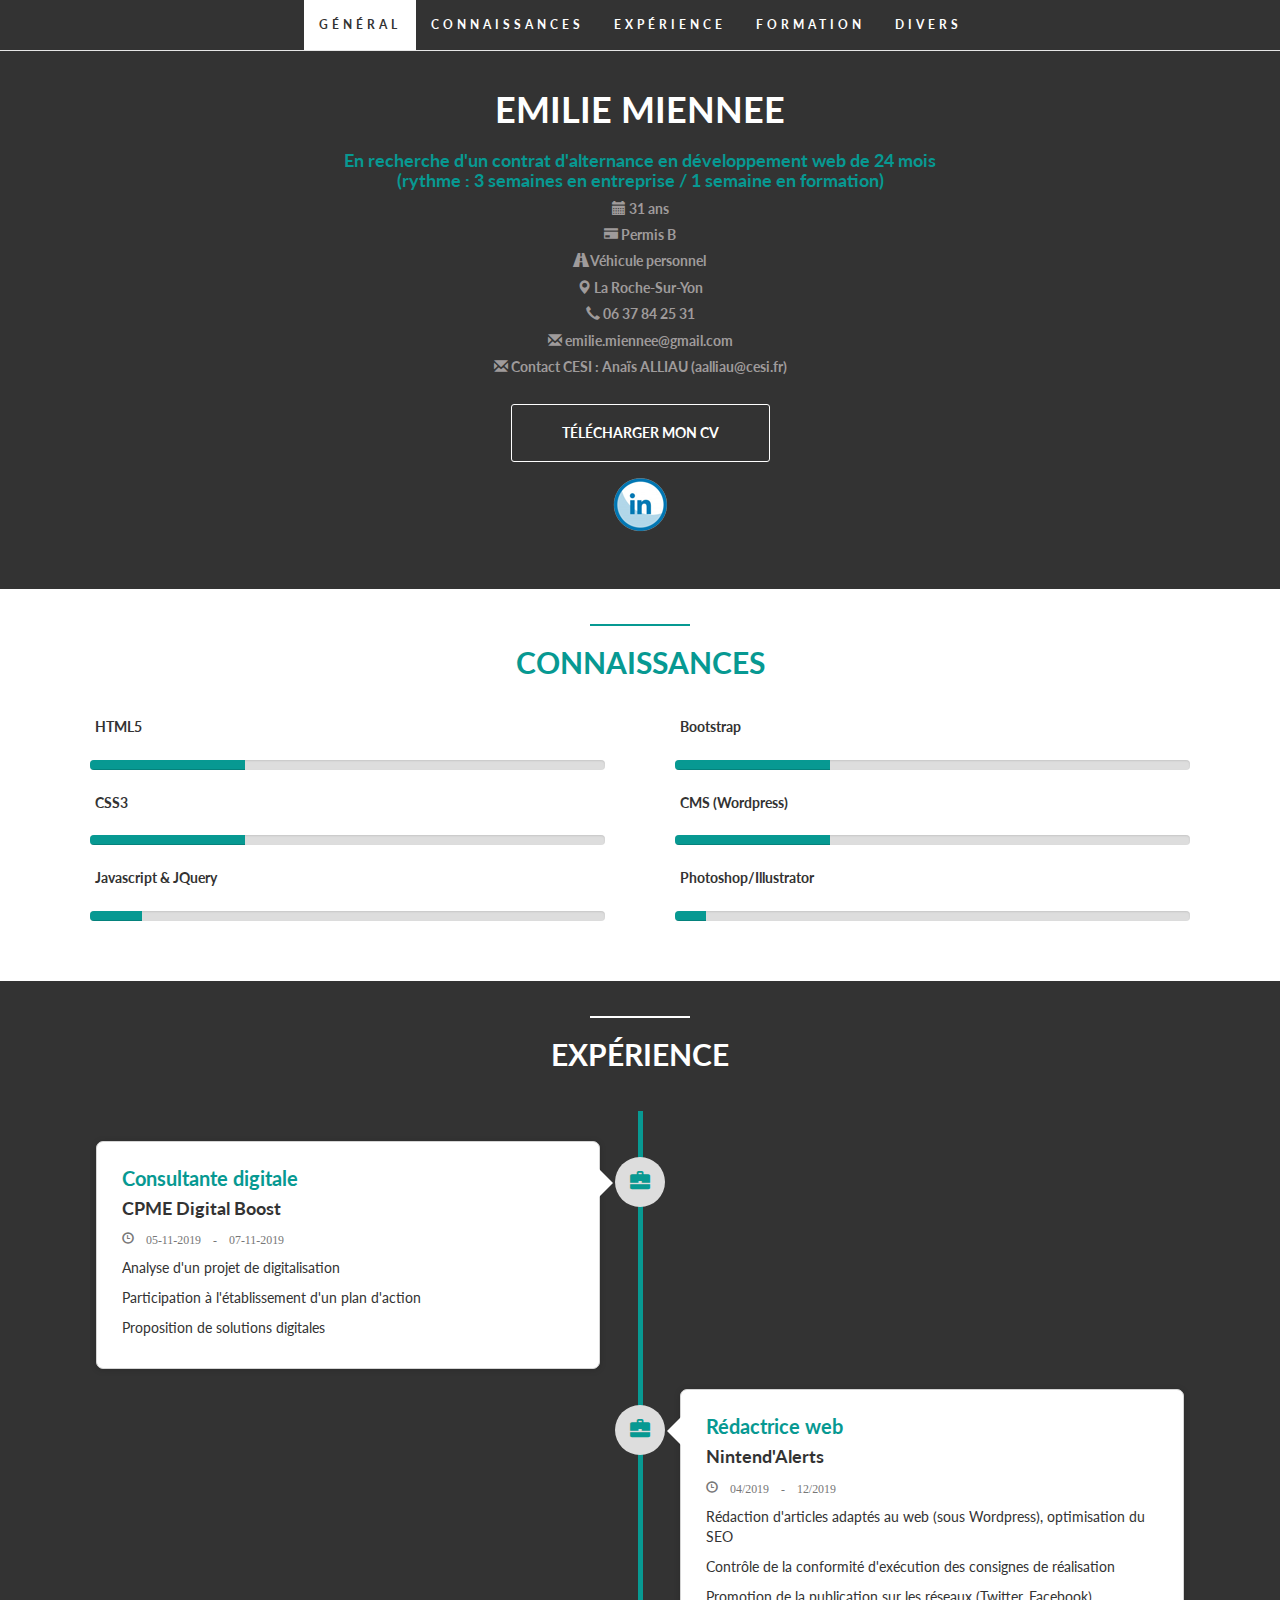
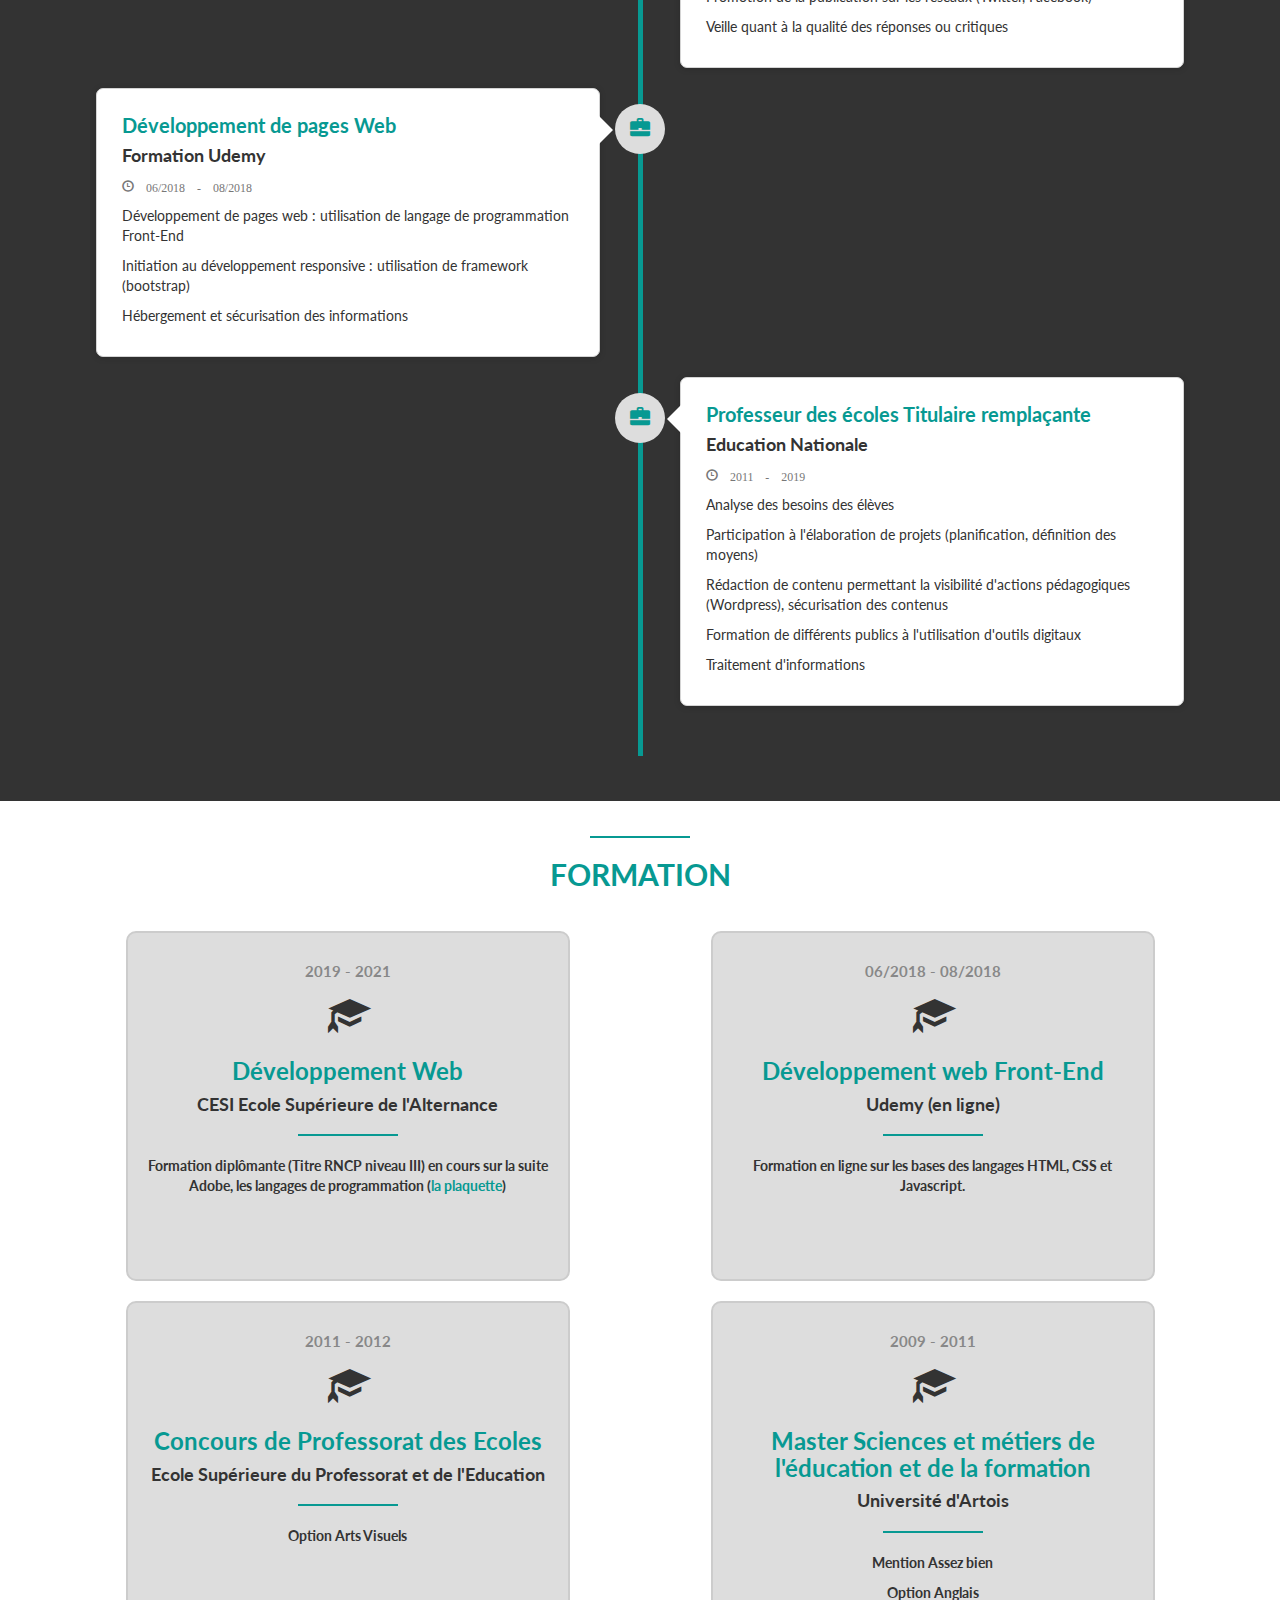
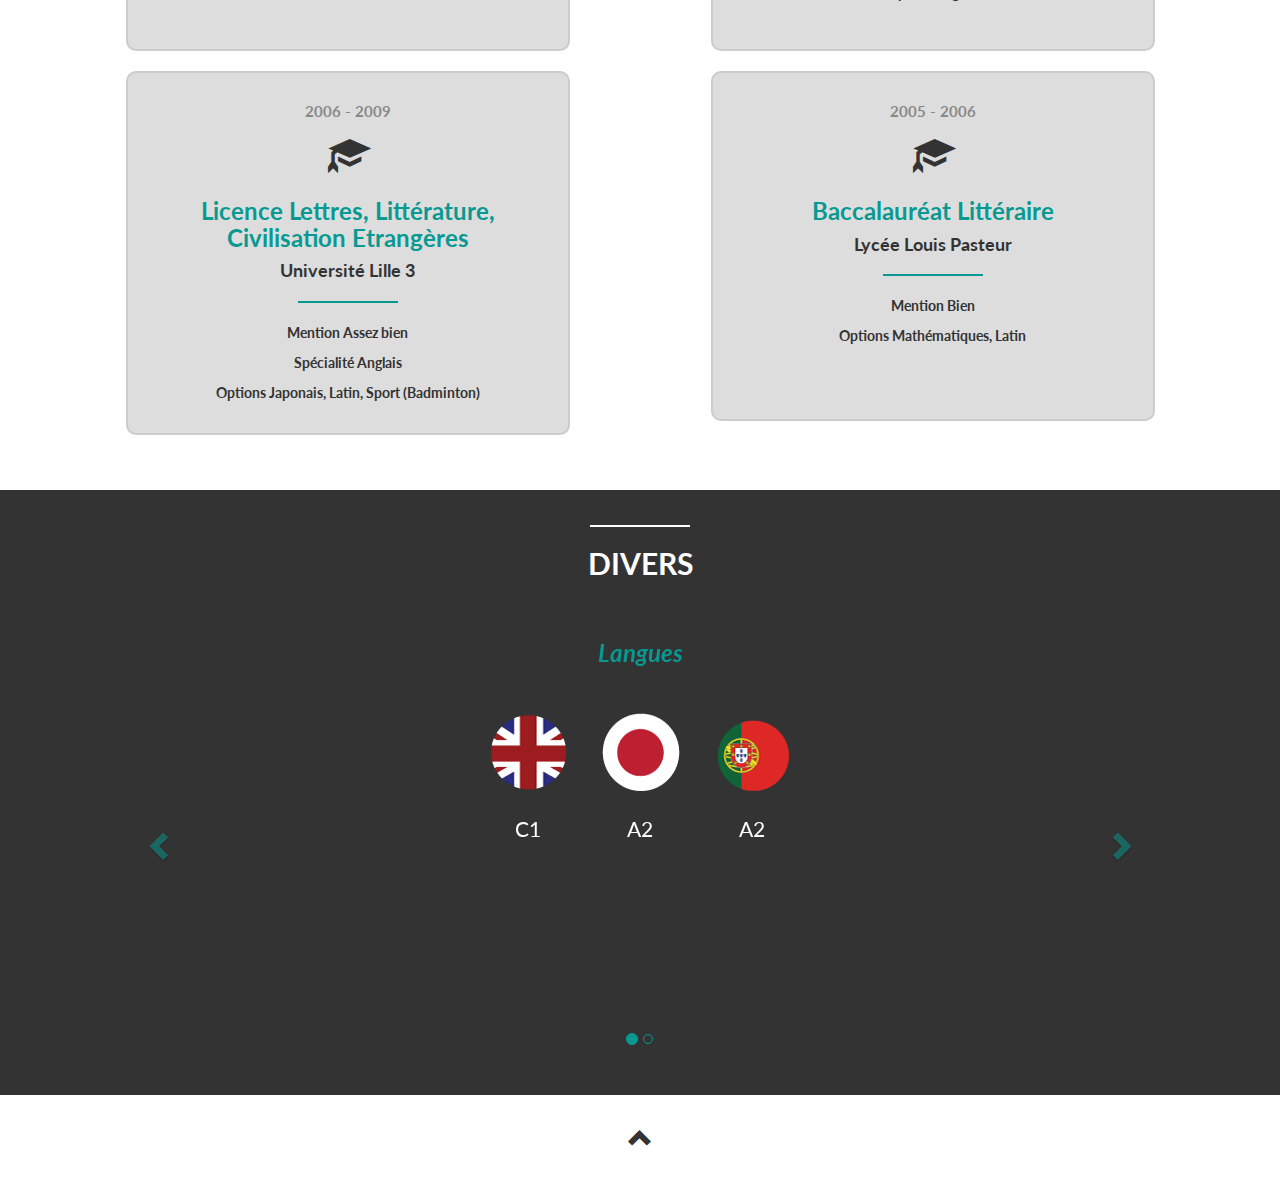
<file: CV/index.html>
<!DOCTYPE html>

<html>
    <head>
        <title>CV Emilie MIENNEE</title>
        <meta charset="utf-8">
        <meta name="viewport" content="width=device-width, initial-scale=1">
        <link rel="stylesheet" href="https://maxcdn.bootstrapcdn.com/bootstrap/3.3.7/css/bootstrap.min.css">
        <script src="https://ajax.googleapis.com/ajax/libs/jquery/3.4.1/jquery.min.js"></script>
        <script src="https://maxcdn.bootstrapcdn.com/bootstrap/3.3.7/js/bootstrap.min.js"></script>
        <link href="https://fonts.googleapis.com/css?family=Lato&display=swap" rel="stylesheet">
        <link rel="stylesheet" href="css/styles.css">
        <script src="js/script.js"></script>
    </head>
    
    <body data-spy="scroll" data-target=".navbar" data-offset="60">
        
        <nav class="navbar navbar-default navbar-fixed-top">
            <div class="container">
                <div class="navbar-header">
                    <button type="button" class="navbar-toggle" data-toggle="collapse" data-target="#myNavbar">
                        <span class="icon-bar"></span>
                        <span class="icon-bar"></span>
                        <span class="icon-bar"></span>
                    </button>
                </div>
                <div class="collapse navbar-collapse" id="myNavbar">
                    <ul class="nav navbar-nav">
                        <li><a href="#about">Général</a></li>
                        <li><a id="skills-link" href="#skills">Connaissances</a></li>
                        <li><a href="#experience">Expérience</a></li>
                        <li><a href="#education">Formation</a></li>
                        <li><a href="#misc">Divers</a></li>
                        <!--<li><a href="#contact">Contact</a></li>!-->
                    </ul>
                </div>
            </div>
        </nav>
        
        <section id="about" class="container-fluid">
           <div class="heading">
               <h1>Emilie MIENNEE</h1>
               <h3>En recherche d'un contrat d'alternance en développement web de 24 mois <br> (rythme : 3 semaines en entreprise / 1 semaine en formation)</h3>
               <h5><span class="glyphicon glyphicon-calendar"></span> 31 ans</h5>
               <h5><span class="glyphicon glyphicon-credit-card"></span> Permis B</h5>
               <h5><span class="glyphicon glyphicon-road"></span> Véhicule personnel</h5>
               <h5><span class="glyphicon glyphicon-map-marker"></span> La Roche-Sur-Yon</h5>
               <h5><span class="glyphicon glyphicon-earphone"></span> 06 37 84 25 31</h5>
               <h5><span class="glyphicon glyphicon-envelope"></span> emilie.miennee@gmail.com</h5>
               <h5><span class="glyphicon glyphicon-envelope"></span> Contact CESI : Anaïs ALLIAU (aalliau@cesi.fr)</h5>
               <a href="docs/CVemiennee.pdf" class="button1" target="_blank"> Télécharger mon CV</a>
               <h5><a href="https://www.linkedin.com/in/emilie-miennee-53b955192" target="_blank"><img src="images/reseaux.png" alt="logo LinkedIn"></a></h5>
            </div>
        </section>
        
        <section id="skills">
            <div class="red-divider"></div>
            <div class="heading">
                <h2>Connaissances</h2>
            </div>
            <div class="container">
                <div class="row">
                    <div class="col-md-6">
                        <h5>HTML5</h5>
                        <div class="progress" style="height: 10px">
                            <div class="progress-bar" role="progressbar" aria-valuenow="40" aria-valuemin="0" aria-valuemax="100" style="width: 40%">
                                <br>
                            </div>
                        </div>
                        <h5>CSS3</h5>
                        <div class="progress" style="height: 10px">
                            <div class="progress-bar" role="progressbar" aria-valuenow="37" aria-valuemin="0" aria-valuemax="100" style="width: 37%">
                                <br>
                            </div>
                        </div>
                        <h5>Javascript & JQuery</h5>
                        <div class="progress" style="height: 10px">
                            <div class="progress-bar" role="progressbar" aria-valuenow="10" aria-valuemin="0" aria-valuemax="100" style="width: 10%">
                                <br>
                            </div>
                        </div>
                    </div>
                    <div class="col-md-6">
                        <h5>Bootstrap</h5>
                        <div class="progress" style="height: 10px">
                            <div class="progress-bar" role="progressbar" aria-valuenow="48" aria-valuemin="0" aria-valuemax="100" style="width: 48%">
                                <br>
                            </div>
                        </div>
                        <h5>CMS (Wordpress)</h5>
                        <div class="progress" style="height: 10px">
                            <div class="progress-bar" role="progressbar" aria-valuenow="49" aria-valuemin="0" aria-valuemax="100" style="width: 49%">
                                <br>
                            </div>
                        </div>
                        <h5>Photoshop/Illustrator</h5>
                        <div class="progress" style="height: 10px">
                            <div class="progress-bar" role="progressbar" aria-valuenow="6" aria-valuemin="0" aria-valuemax="100" style="width: 20%">
                                <br>
                            </div>
                        </div>
                    </div>
                </div>
            </div>
        </section>
        
        <section id="experience">
            <div class="container">
                <div class="white-divider"></div>
                <div class="heading">
                    <h2>Expérience</h2>
                </div>
                <ul class="timeline">
                    <li>
                        <div class="timeline-badge"><span class="glyphicon glyphicon-briefcase"></span></div>
                        <div class="timeline-panel-container">
                            <div class="timeline-panel">
                                <div class="timeline-heading">
                                    <h3>Consultante digitale</h3>
                                    <h4>CPME Digital Boost</h4>
                                    <p class="text-muted"><small class="glyphicon glyphicon-time"> 05-11-2019 - 07-11-2019</small></p>
                                </div>
                                <div class="timeline-body">
                                    <p>Analyse d'un projet de digitalisation</p>
                                    <p>Participation à l'établissement d'un plan d'action</p>
                                    <p>Proposition de solutions digitales</p>
                                </div>
                            </div>
                        </div>
                    </li>
                    <li>
                        <div class="timeline-badge"><span class="glyphicon glyphicon-briefcase"></span></div>
                        <div class="timeline-panel-container-inverted">
                            <div class="timeline-panel">
                                <div class="timeline-heading">
                                    <h3>Rédactrice web</h3>
                                    <h4>Nintend'Alerts</h4>
                                    <p class="text-muted"><small class="glyphicon glyphicon-time"> 04/2019 - 12/2019</small></p>
                                </div>
                                <div class="timeline-body">
                                    <p>Rédaction d'articles adaptés au web (sous Wordpress), optimisation du SEO</p>
                                    <p>Contrôle de la conformité d'exécution des consignes de réalisation</p>
                                    <p>Promotion de la publication sur les réseaux (Twitter, Facebook)</p>
                                    <p>Veille quant à la qualité des réponses ou critiques</p>
                                </div>
                            </div>
                        </div>
                    </li>
                    <li>
                        <div class="timeline-badge"><span class="glyphicon glyphicon-briefcase"></span></div>
                        <div class="timeline-panel-container">
                            <div class="timeline-panel">
                                <div class="timeline-heading">
                                    <h3>Développement de pages Web</h3>
                                    <h4>Formation Udemy</h4>
                                    <p class="text-muted"><small class="glyphicon glyphicon-time"> 06/2018 - 08/2018</small></p>
                                </div>
                                <div class="timeline-body">
                                    <p>Développement de pages web : utilisation de langage de programmation Front-End</p>
                                    <p>Initiation au développement responsive : utilisation de framework (bootstrap)</p>
                                    <p>Hébergement et sécurisation des informations</p>
                                </div>
                            </div>
                        </div>
                    </li>
                    <li>
                        <div class="timeline-badge"><span class="glyphicon glyphicon-briefcase"></span></div>
                        <div class="timeline-panel-container-inverted">
                            <div class="timeline-panel">
                                <div class="timeline-heading">
                                    <h3>Professeur des écoles Titulaire remplaçante</h3>
                                    <h4>Education Nationale</h4>
                                    <p class="text-muted"><small class="glyphicon glyphicon-time"> 2011 - 2019</small></p>
                                </div>
                                <div class="timeline-body">
                                    <p>Analyse des besoins des élèves</p>
                                    <p>Participation à l'élaboration de projets (planification, définition des moyens)</p>
                                    <p>Rédaction de contenu permettant la visibilité d'actions pédagogiques (Wordpress), sécurisation des contenus</p>
                                    <p>Formation de différents publics à l'utilisation d'outils digitaux</p>
                                    <p>Traitement d'informations</p>
                                </div>
                            </div>
                        </div>
                    </li>
                </ul>
            </div>
        </section>
        
        <section id="education">
            <div class="container">
                <div class="red-divider"></div>
                <div class="heading">
                    <h2>Formation</h2>
                </div>
                <div class="row">
                    <div class="col-sm-6">
                        <div class="education-block">
                            <h5>2019 - 2021</h5>
                            <span class="glyphicon glyphicon-education"></span>
                            <h3>Développement Web</h3>
                            <h4>CESI Ecole Supérieure de l'Alternance</h4>
                            <div class="red-divider"></div>
                            <p>Formation diplômante (Titre RNCP niveau III) en cours sur la suite Adobe, les langages de programmation (<a href="https://catalogue.cesi.fr/developpeur-web-2169015-2020/" target="_blank">la plaquette</a>)</p>
                        </div>
                    </div>
                    <div class="col-sm-6">
                        <div class="education-block">
                            <h5>06/2018 - 08/2018</h5>
                            <span class="glyphicon glyphicon-education"></span>
                            <h3>Développement web Front-End</h3>
                            <h4>Udemy (en ligne)</h4>
                            <div class="red-divider"></div>
                            <p>Formation en ligne sur les bases des langages HTML, CSS et Javascript.</p>
                        </div>
                    </div>
                </div>
                <div class="row">
                    <div class="col-sm-6">
                        <div class="education-block">
                            <h5>2011 - 2012</h5>
                            <span class="glyphicon glyphicon-education"></span>
                            <h3>Concours de Professorat des Ecoles</h3>
                            <h4>Ecole Supérieure du Professorat et de l'Education</h4>
                            <div class="red-divider"></div>
                            <p>Option Arts Visuels</p>
                        </div>
                    </div>
                    <div class="col-sm-6">
                        <div class="education-block">
                            <h5>2009 - 2011</h5>
                            <span class="glyphicon glyphicon-education"></span>
                            <h3>Master Sciences et métiers de l'éducation et de la formation</h3>
                            <h4>Université d'Artois</h4>
                            <div class="red-divider"></div>
                            <p>Mention Assez bien</p>
                            <p>Option Anglais</p>
                        </div>
                    </div>
                </div>
                <div class="row">
                    <div class="col-sm-6">
                        <div class="education-block">
                            <h5>2006 - 2009</h5>
                            <span class="glyphicon glyphicon-education"></span>
                            <h3>Licence Lettres, Littérature, Civilisation Etrangères</h3>
                            <h4>Université Lille 3</h4>
                            <div class="red-divider"></div>
                            <p>Mention Assez bien</p>
                            <p>Spécialité Anglais</p>
                            <p>Options Japonais, Latin, Sport (Badminton)</p>
                        </div>
                    </div>
                    <div class="col-sm-6">
                        <div class="education-block">
                            <h5>2005 - 2006</h5>
                            <span class="glyphicon glyphicon-education"></span>
                            <h3>Baccalauréat Littéraire</h3>
                            <h4>Lycée Louis Pasteur</h4>
                            <div class="red-divider"></div>
                            <p>Mention Bien</p>
                            <p>Options Mathématiques, Latin</p>
                        </div>
                    </div>
                </div>
            </div>
        </section>
        
        <section id="misc">
            <div class="container">
                <div class="white-divider"></div>
                <div class="heading">
                    <h2>Divers</h2>
                </div>
                <div id="myCarousel" class="carousel slide text-center" data-ride="carousel">
                    <ol class="carousel-indicators">
                        <li data-target="myCarousel" data-slide-to="0" class="active"></li>
                        <li data-target="myCarousel" data-slide-to="1"></li>
                    </ol>
                    <div class="carousel-inner">
                        <div class="item active">
                            <h3>Langues</h3>
                            <div>
                                <div class="languages">
                                    <img src="images/anglais.png" alt="logo anglais">
                                    <p>C1</p>
                                </div>
                                <div class="languages">
                                    <img src="images/jap.png" alt="logo japonais">
                                    <p>A2</p>
                                </div>
                                <div class="languages">
                                    <img src="images/portugais.png" alt="logo portugais">
                                    <p>A2</p>
                                </div>
                            </div>
                        </div>
                        <div class="item">
                            <h3>Centres d'intérêt</h3>
                            <div><img src="images/loisirs.png" alt="picto loisirs"></div>
                        </div>
                    </div>
                    <a class="left carousel-control" href="#myCarousel" data-slide="prev">
                        <span class="glyphicon glyphicon-chevron-left"></span>
                    </a>
                    <a class="right carousel-control" href="#myCarousel" data-slide="next">
                        <span class="glyphicon glyphicon-chevron-right"></span>
                    </a>
                </div>
            </div>
        </section>
        
        <footer class="text-center">
            <a href="#about">
                <span class="glyphicon glyphicon-chevron-up"></span>
            </a>
        </footer>
        
    </body>

</html>
</file>
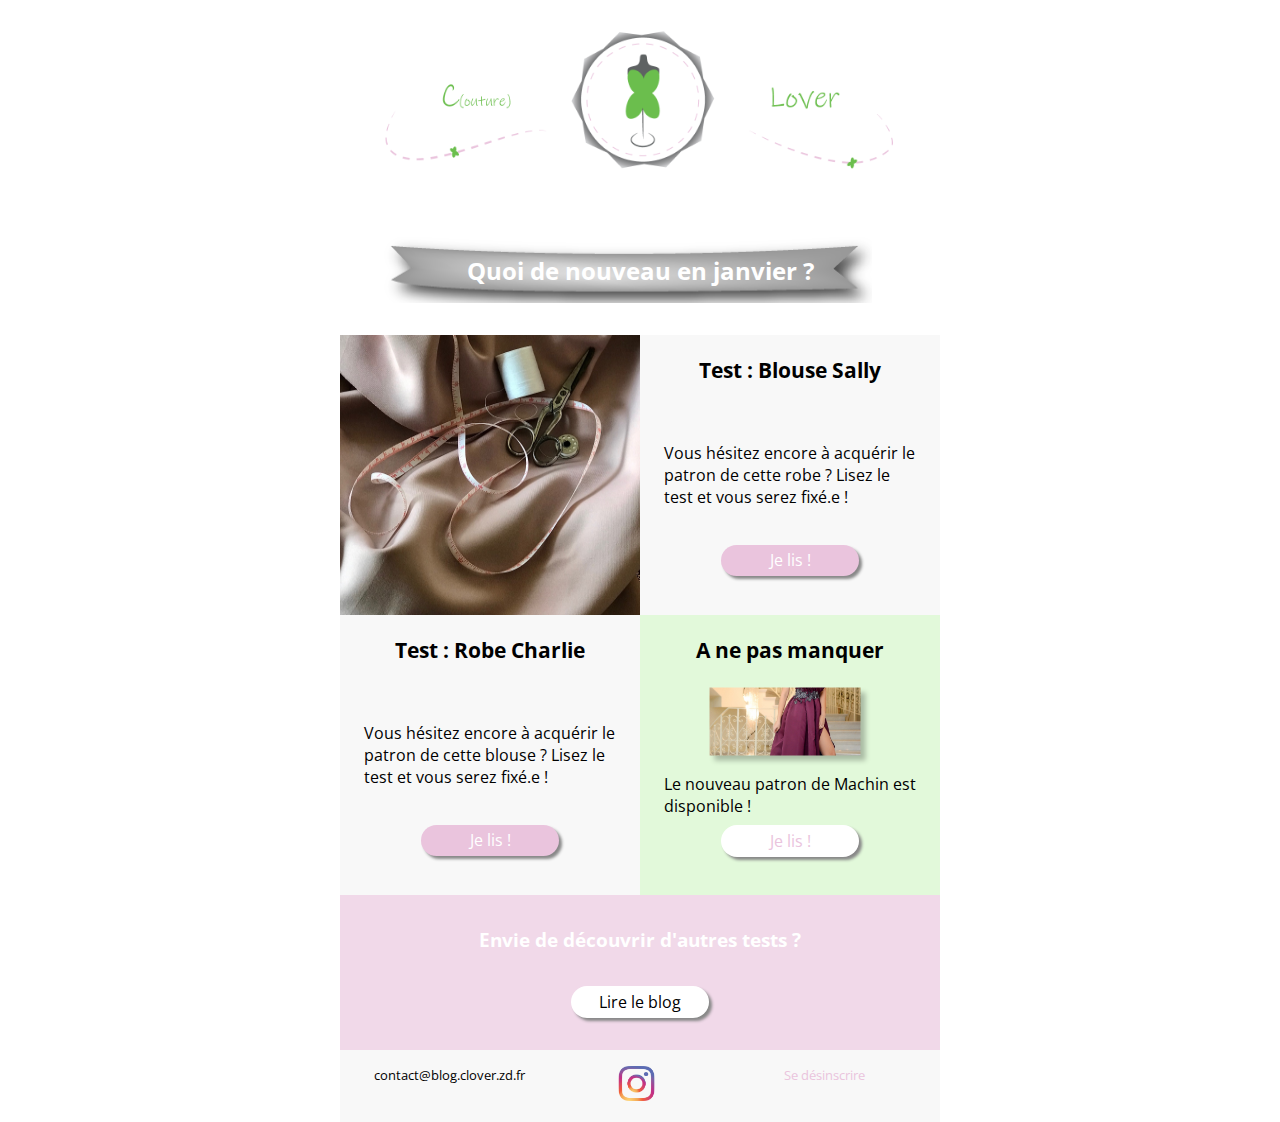
<file: clover/newsletter/index.html>
<!doctype html>

<html>
    <head>
        <title>Newsletter Clover</title>
        <meta charset="utf-8">
        <link href="styles.css" rel="stylesheet">
        <link href="https://fonts.googleapis.com/css?family=Open+Sans&display=swap" rel="stylesheet">
        <script src="https://ajax.googleapis.com/ajax/libs/jquery/3.4.1/jquery.min.js"></script>
    </head>
    <body>
        <header id="logo"><!--logo-->
            <div>
                <a href="#" target="_blank"><img id="logo-clover" src="images/logo-clover.png" alt="logo du blog clover"/></a>
            </div>
        </header>
        <main>
            <div id="background-bow">
                <h1>Quoi de nouveau en janvier ?</h1><!--titre principal-->
            </div>
            <section class="table"><!--tableau-->    
                <div class="row" id="row1">
                    <div class="photo-patron">
                        <img src="images/couture.png" alt=""/>
                    </div>
                    <div class="test">
                        <article>
                            <h2>Test : Robe Charlie</h2>
                            <p>Vous hésitez encore à acquérir le patron de cette blouse ? Lisez le test et vous serez fixé.e !</p>
                            <div class="btn"><a href="#" target="_blank">Je lis !</a></div>
                        </article>
                    </div>
                </div>
                <div class="row">
                    <div class="test">
                        <article>
                            <h2>Test : Blouse Sally</h2>
                            <p>Vous hésitez encore à acquérir le patron de cette robe ? Lisez le test et vous serez fixé.e !</p>
                            <div class="btn"><a href="#" target="_blank">Je lis !</a></div>
                        </article>
                    </div>
                    <div class="news">
                        <article>
                            <h2>A ne pas manquer</h2>
                            <div class="photo-news">
                                <img src="images/photo-news.png" alt=""/>
                            </div>
                            <p>Le nouveau patron de Machin est disponible !</p>
                            <div class="btn"><a href="#" target="_blank">Je lis !</a></div>
                        </article>
                    </div>
                </div>
            </section>
            <section class="more"><!--En savoir plus-->
                <h3>Envie de découvrir d'autres tests ?</h3>
                <div class="btn"><a href="#" target="_blank">Lire le blog</a></div>
            </section>
        </main>
        <footer><!--mentions-->
            <div class="contact">
                    <ul>
                        <li><p>contact@blog.clover.zd.fr</p></li>
                        <li><a href="#"><img class="social-network" src="images/logo-insta.png" alt="logo instagram"/></a></li>
                        <li><a href="#"><p>Se désinscrire</p></a></li>
                    </ul>
            </div>
        </footer>
    </body>
</html>
</file>
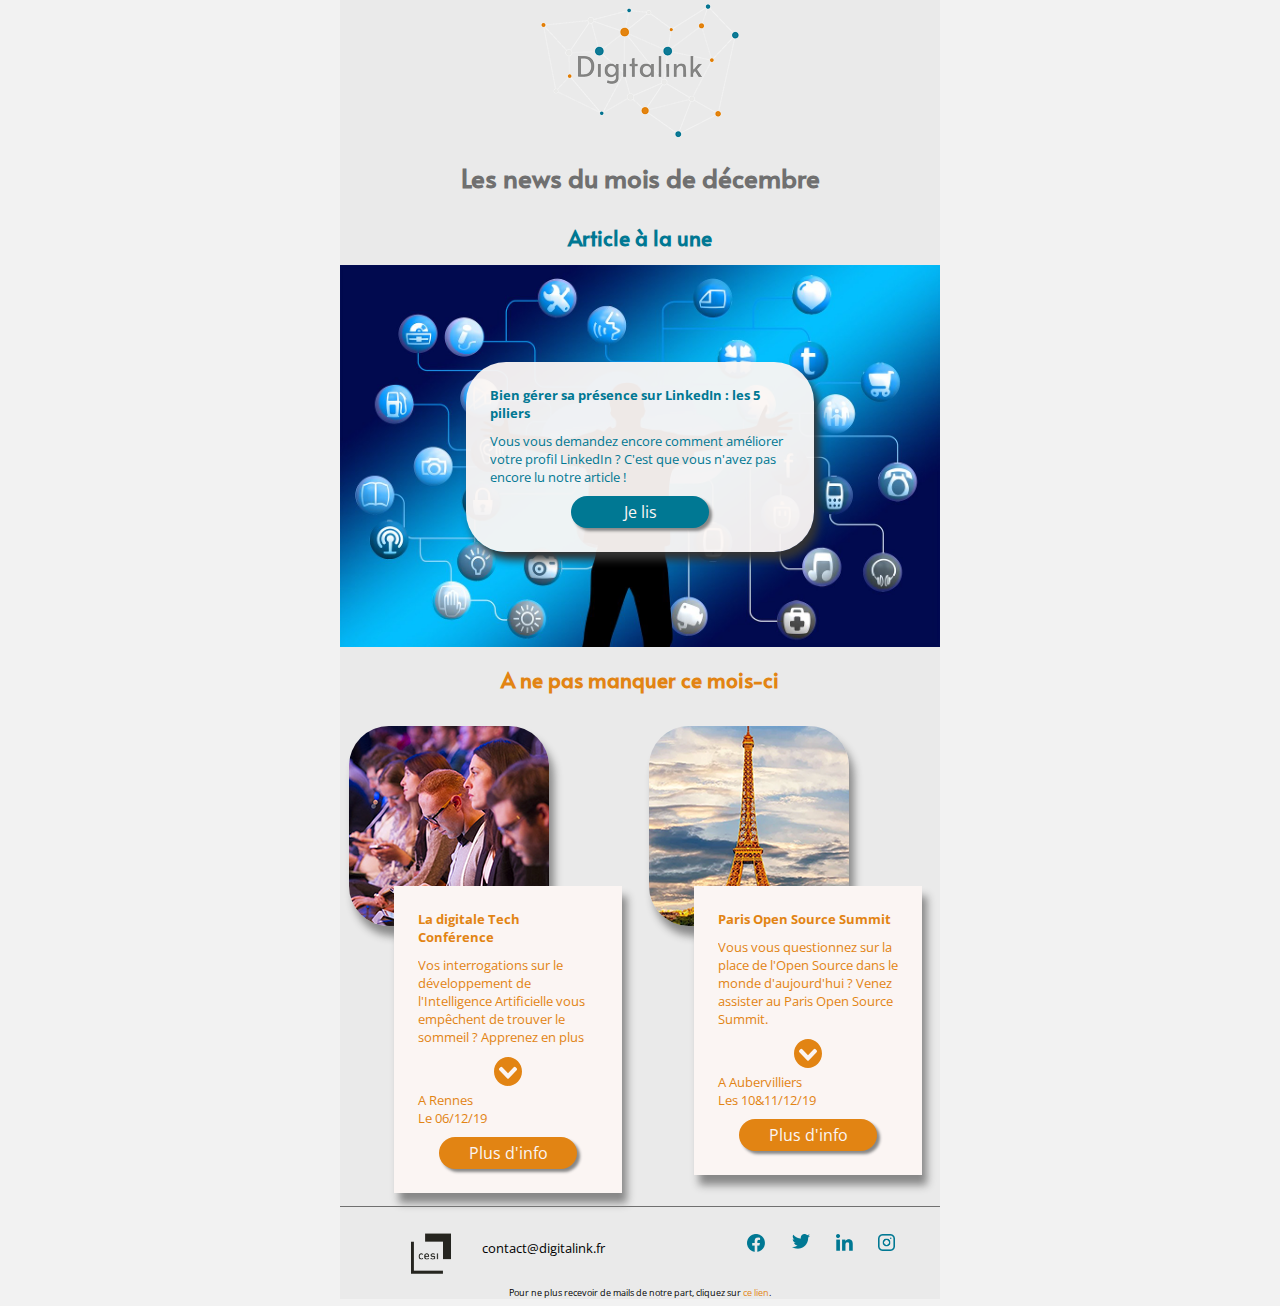
<file: digitalink/newsletter/index.html>
<!doctype html>

<html>
    <head>
        <title>Newsletter Digitalink</title>
        <meta charset="utf-8">
        <link href="styles.css" rel="stylesheet">
        <link href="https://fonts.googleapis.com/css?family=Alata&display=swap" rel="stylesheet">
        <link href="https://fonts.googleapis.com/css?family=Open+Sans&display=swap" rel="stylesheet">
        <script src="https://ajax.googleapis.com/ajax/libs/jquery/3.4.1/jquery.min.js"></script>
    </head>
    <body>
        <header id="logo"><!--logo-->
            <div>
                <a href="http://digitalink.blog/" target="_blank"><img src="images/logo-digitalink-def.png" alt="logo du blog digitalink"/></a>
            </div>
        </header>
        <main>
            <h1>Les news du mois de décembre</h1><!--titre principal-->
            <h2 id="blue">Article à la une</h2><!--sous-titre1-->
            <div class="row">
                <div class="photo-main-article">
                    <img src="images/article-linkedin.jpg" alt="un homme entouré des logos des réseaux sociaux"/>
                <div id="une">
                    <article>
                        <h3>Bien gérer sa présence sur LinkedIn : les 5 piliers</h3>
                        <p>Vous vous demandez encore comment améliorer votre profil LinkedIn ? C'est que vous n'avez pas encore lu notre article !</p>
                        <div class="button"><a href="http://digitalink.blog/bien-gerer-sa-presence-sur-linkedin-les-5-piliers/" target="_blank">Je lis</a></div>
                    </article>
                </div>
                </div>
            </div>
            <h2>A ne pas manquer ce mois-ci</h2><!--sous-titre2-->
            <section id="section-events"><!--events-->
                <div class="row" id="row1">
                    <div class="photo" id="event-1">
                        <img src="images/conf.png" alt="plusieurs personnes prenant des notes en conférence"/>
                    </div>
                    <div class="article-content" id="text-1">
                        <article>
                            <h3>La digitale Tech Conférence</h3>
                            <p class="details">Vos interrogations sur le développement de l'Intelligence Artificielle vous empêchent de trouver le sommeil ? Apprenez en plus sur le sujet en assistant à la Digitale Tech Conférence.</p>
                            <div class="dropdown">
                                <a data-dropdown href="#"><img src="images/chevron-down.svg"/ alt="chevron vers le bas"></a>
                            </div>
                            <p>A Rennes <br/>Le 06/12/19</p>
                            <div class="button"><a href="">Plus d'info</a></div>
                        </article>
                    </div>
                </div>
                <div class="row" id="row2">
                    <div class="photo" id="event-2">
                        <img src="images/paris.png" alt="la tour Eiffel"/>
                    </div>
                    <div class="article-content" id="text-2">
                        <article>
                            <h3>Paris Open Source Summit</h3>
                            <p class="details">Vous vous questionnez sur la place de l'Open Source dans le monde d'aujourd'hui ? Venez assister au Paris Open Source Summit.</p>
                            <div class="dropdown">
                                <a href="#"><img src="images/chevron-down.svg"/ alt="chevron vers le bas"></a>
                            </div>
                            <p>A Aubervilliers <br/>Les 10&11/12/19</p>
                            <div class="button"><a href="">Plus d'info</a></div>
                        </article>
                    </div>
                </div>
            </section>
        </main>
        <footer><!--mentions-->
            <div class="contacts">
                <div class="mail">
                    <ul>
                        <li><a href="https://www.cesi.fr/" target="_blank"><img src="images/logo-cesi.png" alt="logo du Cesi"/></a></li>
                        <li><p>contact@digitalink.fr</p></li>
                    </ul>
                </div>
                <div class="social-network">
                    <ul>
                        <li><a href="#"><img src="images/icon-instagram.png" alt="logo instagram bleu"/></a></li>
                        <li><a href="#"><img src="images/icon-linkedin.png" alt="logo LinkedIn bleu"/></a></li>
                        <li><a href="#"><img src="images/icon-twitter.png" alt="logo twitter bleu"/></a></li>
                        <li><a href="#"><img src="images/icon-facebook.png" alt="logo facebook bleu"/></a></li>
                    </ul>
                </div>
            </div>
            <div class="clear"></div>
            <div class="unsub">
                <p>Pour ne plus recevoir de mails de notre part, cliquez sur <a href="#">ce lien</a>.</p>
            </div>
        </footer>
    </body>
</html>

<script type="text/javascript">
    $(function() {
        $(".dropdown a").click(onClickDropdown)
    })
    
    function onClickDropdown(e) {
        e.preventDefault();
        console.log(e)
    var target = e.currentTarget;
    
    var div = $(target).parent()
    var article = $(div).parent()
    var p = $(article).find(".details")
        console.log($(p))
    if( $(p).hasClass("deploy")){
        $(p).removeClass("deploy");

        var img = $(target).find("img")
        img.attr("src", "images/chevron-down.svg")
    } else {
        $(p).addClass("deploy");

        var img = $(target).find("img")
        img.attr("src", "images/chevron-up.svg")
    }
    }
</script>
</file>
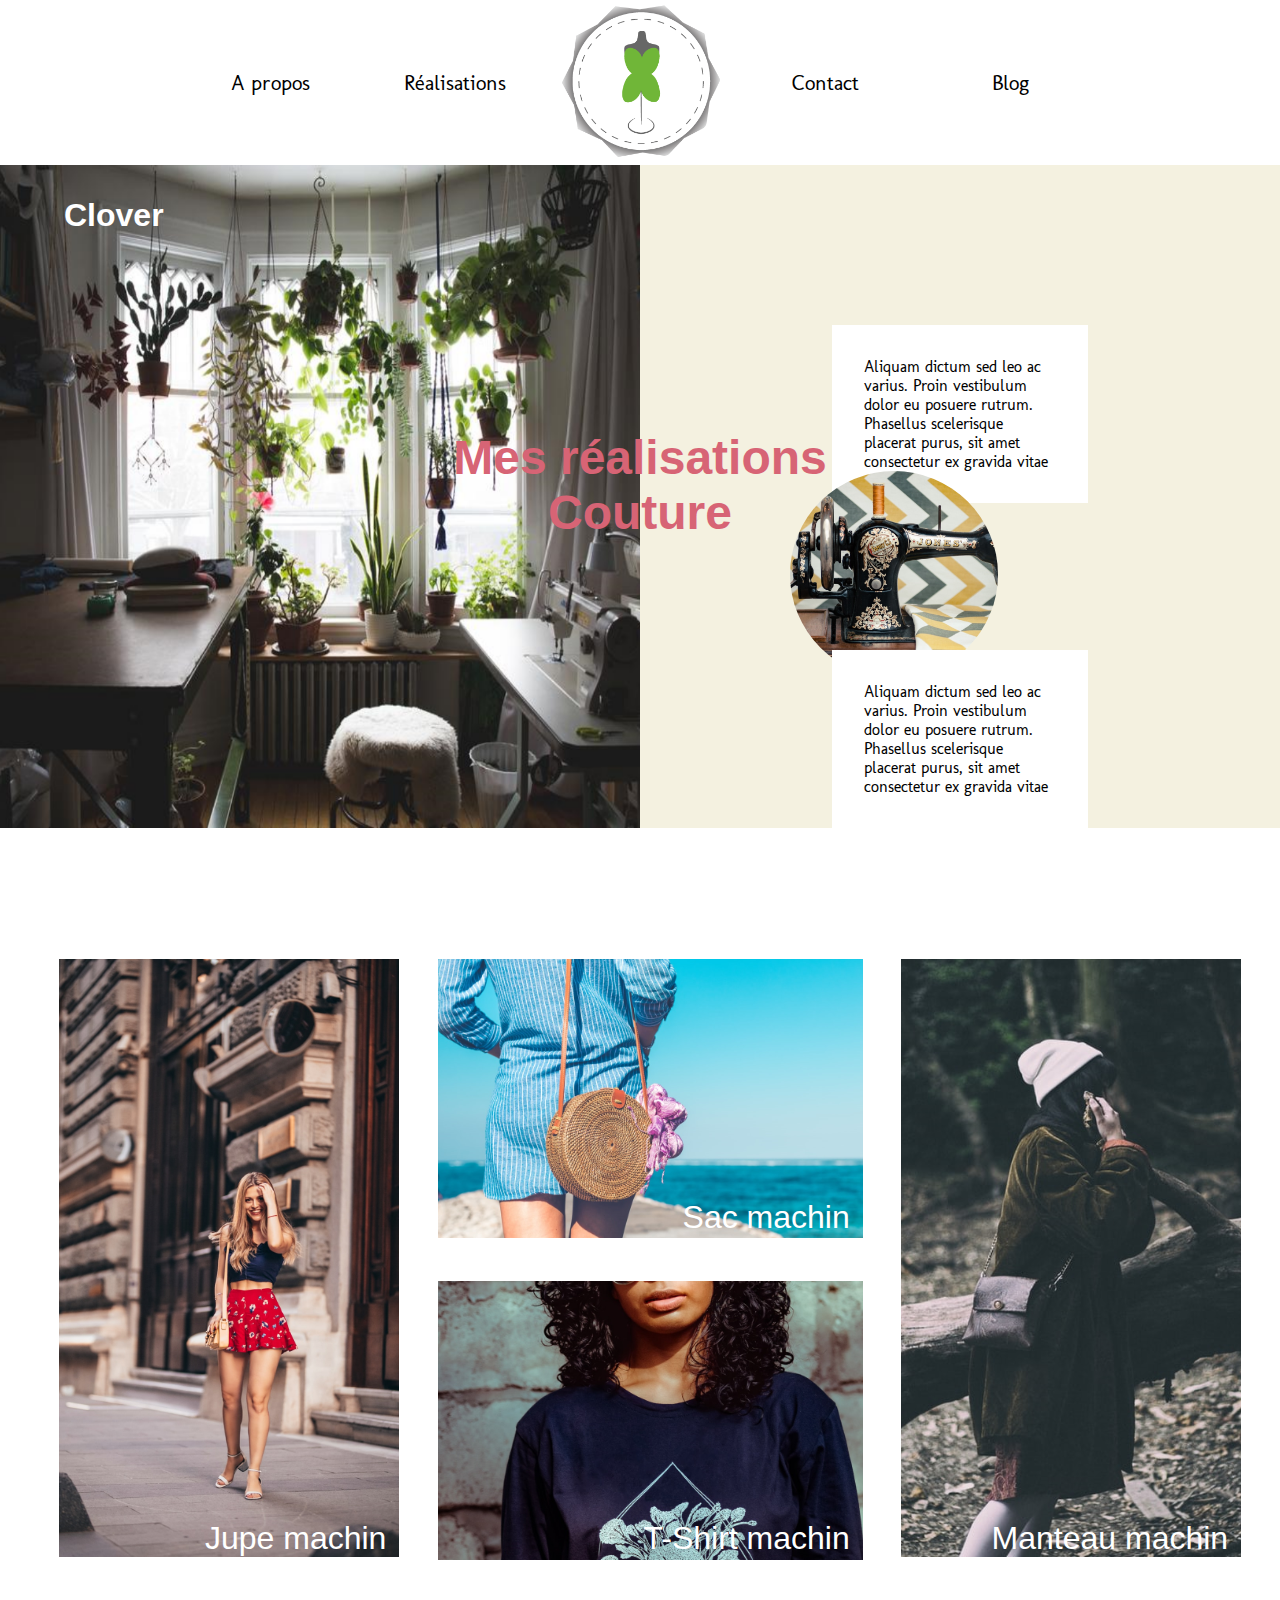
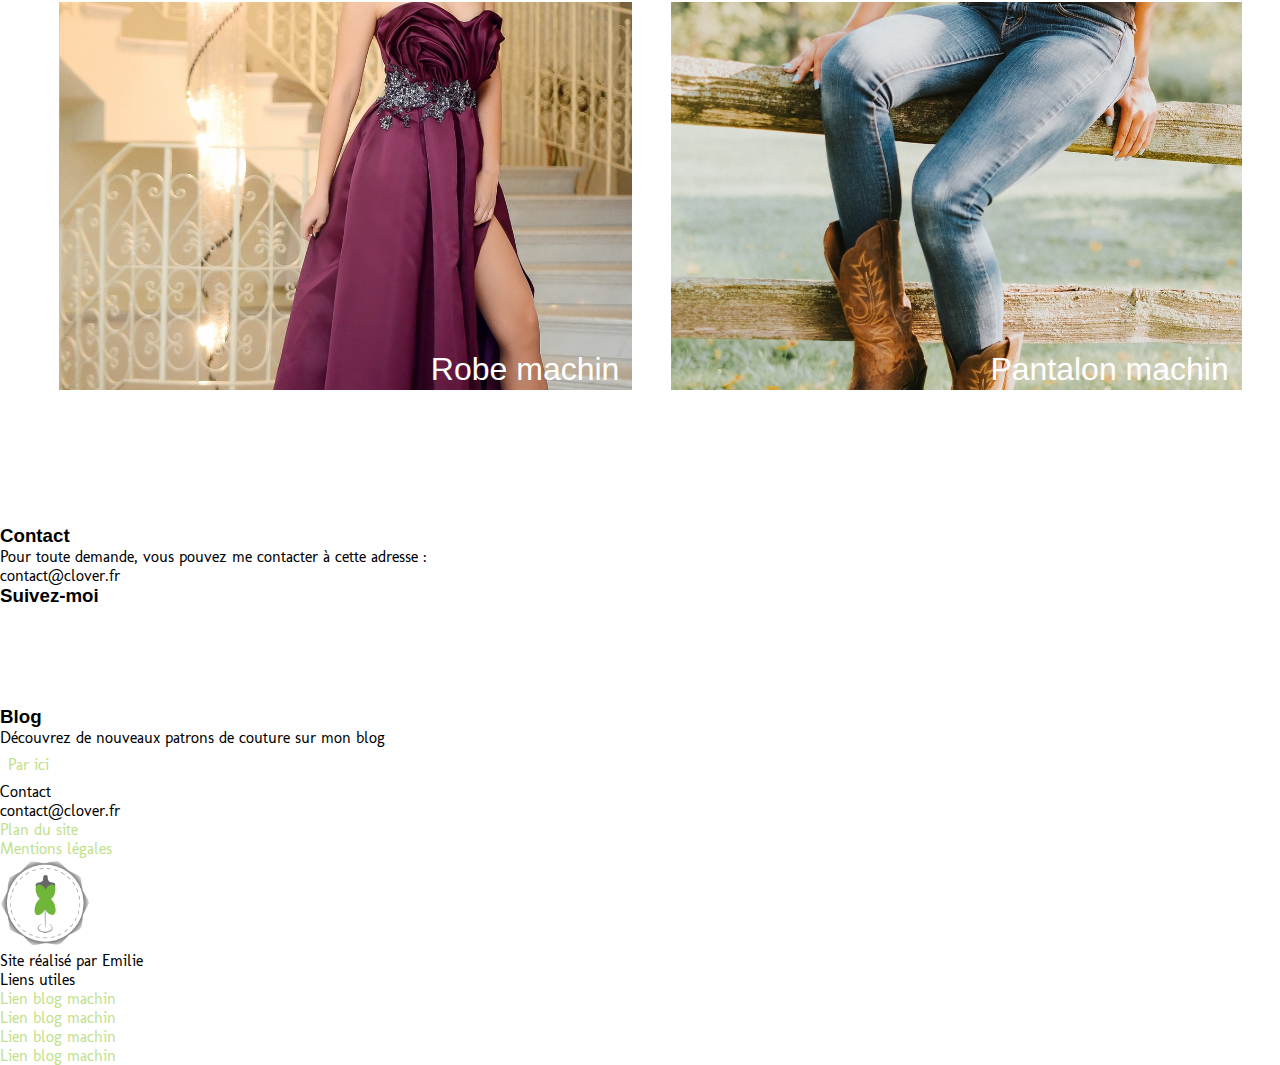
<file: clover/portfolio/Site/index.html>
<!doctype html>

<html>
    <head>
        <title>Newsletter Clover</title>
        <meta charset="utf-8"/>
        <link href="styles.css" rel="stylesheet"/>
        <link href="https://fonts.googleapis.com/css?family=Molengo&display=swap" rel="stylesheet"/>
        <script src="https://ajax.googleapis.com/ajax/libs/jquery/3.4.1/jquery.min.js"></script>
    </head>
    <body>
        <header>
            <nav>
                <ul>
                    <li><a href="#about">A propos</a></li>
                    <li><a href="#work">Réalisations</a></li>
                    <li><a href="#"><img src="images/logo-buste.png" alt="logo représentant un mannequin habillé d'un trèfle à 4 feuilles"/></a></li>
                    <li><a href="#contact">Contact</a></li>
                    <li><a href="#">Blog</a></li>
                </ul>
            </nav>
        </header>
        <section id="about">
            <h1>Mes réalisations<br/>Couture</h1>
            <h2>Clover</h2>
            <div class="presentation">
                <img id="main-img" src="images/sewing-studio.png" alt="studio de couture végétalisé"/>
            </div>
            <div class="presentation" id="background-intro">
                <p class="introduction" id="text-1">Aliquam dictum sed leo ac varius. Proin vestibulum dolor eu posuere rutrum. Phasellus scelerisque placerat purus, sit amet consectetur ex gravida vitae</p>
                <div><img id="intro-rounded-img" src="images/sewing-machine.png" alt="machine à coudre vintage"/></div>
                <p class="introduction" id="text-2">Aliquam dictum sed leo ac varius. Proin vestibulum dolor eu posuere rutrum. Phasellus scelerisque placerat purus, sit amet consectetur ex gravida vitae</p>
            </div>
        </section>
        <section id="work">   
            <container>
                <div class="row">
                    <div class="link-image">
                        <img src="images/jupe.png"/>
                        <p class="title-creations">Jupe machin</p>
                    </div>
                    <div>
                        <div class="link-image">
                            <img src="images/sac.png"/>
                            <p class="title-creations">Sac machin</p>
                        </div>
                        <div class="link-image">
                            <img src="images/t-shirt.png"/>
                            <p class="title-creations">T-Shirt machin</p>
                        </div>
                    </div>
                    <div class="link-image">
                        <img src="images/manteau.png"/>
                        <p class="title-creations">Manteau machin</p>
                    </div>
                </div>
                <div class="row">
                    <div class="link-image">
                        <img src="images/robe.png"/>
                        <p class="title-creations">Robe machin</p>
                    </div>
                    <div class="link-image">
                        <img src="images/pantalon.png"/>
                        <p class="title-creations">Pantalon machin</p>
                    </div>
                </div>
            </container>
        </section>
        <section id="contact">
            <div>
                <h3>Contact</h3>
                <p>Pour toute demande, vous pouvez me contacter à cette adresse :</p>
                <p>contact@clover.fr</p>
            </div>
            <div>
                <h3>Suivez-moi</h3>
                <img src="images/instagram-logo.png" alt="logo instagram blanc"/>
            </div>
            <div>
                <h3>Blog</h3>
                <p>Découvrez de nouveaux patrons de couture sur mon blog</p>
                <p class="btn"><a href="#">Par ici</a></p>
            </div>
        </section>
        <footer>
            <div>
                <p>Contact</p>
                <p>contact@clover.fr</p>
                <p><a>Plan du site</a></p>
                <p><a>Mentions légales</a></p>
            </div>
            <div>
                <a href="#"><img src="images/logo-buste-mini.png" alt="logo représentant un mannequin habillé d'un trèfle à 4 feuilles"/></a>
                <p>Site réalisé par Emilie</p>
            </div>
            <div>
                <p>Liens utiles</p>
                <p><a>Lien blog machin</a></p>
                <p><a>Lien blog machin</a></p>
                <p><a>Lien blog machin</a></p>
                <p><a>Lien blog machin</a></p>
            </div>
        </footer>
    </body>
</html>
</file>
<file: CV/css/styles.css>
/* GENERAL */

body {
    font-family: 'lato', sans-serif;    
}

h1, h2, h3, h4, h5, h6 {
    font-weight: bold;
}

section {
    padding: 35px 0;
}

section .heading {
    text-align: center;
    padding-bottom: 30px;
}

section .heading h2 {
    text-transform: uppercase;
}

.red-divider {
    width: 100px;
    height: 2px;
    background: #079992;
    margin: 0 auto;
}

.white-divider {
    width: 100px;
    height: 2px;
    background: #fff;
    margin: 0 auto;
}

ul, ol {
    list-style: none;
}

/* MENU */

.navbar {
    background: #333;
    font-size: 12px;
    letter-spacing: 4px;
    text-transform: uppercase;
    font-weight: bold;
}

.navbar .navbar-nav {
    display: inline-block;
    float: none;
    vertical-align: top;
}

.navbar .navbar-collapse {
    text-align: center;
}

.navbar li a {
    color: #fff !important;
}

.navbar-nav li a:hover, .navbar-nav li.active a {
    color: #333 !important;
    background-color: #fff !important;
}

.navbar-default .navbar-toggle {
    border-style: none;
}

.icon-bar {
    background-color: #fff !important;
}

/* ABOUT */

#about {
    padding-top: 70px;
    padding-bottom: 15px !important;
    background: #333;
}

#about .heading h1 {
    color: #fff;
    text-transform: uppercase;
}

#about .heading h3 {
    color: #079992;
    font-size: 1.3em;
}

#about .heading h5 {
    color: #9f9b9b !important;
}

.button1 {
    font-weight: bold;
    text-transform: uppercase;
    color: #fff;
    border: 1px solid white;
    display: inline-block;
    margin-top: 20px;
    padding: 18px 50px;
    border-radius: 3px;
    display: inline-block;
    transition: all 0.3s ease-in 0s;
}

.button1:hover {
    background: white;
    color: #079992;
    text-decoration: none;
}

/* SKILLS */

#skills {
    background: #fff;
}

#skills .heading h2 {
    color: #079992;
}

#skills h5 {
    margin: 0 25px;
    color: #333;
}

#skills .progress {
    height: 100%;
    margin: 25px 20px;
    background: #ddd;
}

#skills .progress-bar {
    background: #079992;
}

#skills .progress h5 {
    text-shadow: 1px 1px 1px #000;
}

/* EXPERIENCE */

#experience {
    background: #333;
}

#experience .heading h2 {
    color: #fff;
}

.timeline {
    padding: 30px 10px;
    position: relative;
}

.timeline:before {
    top: 0;
    bottom: 0;
    position: absolute;
    content: " ";
    width: 5px;
    background: #079992;
    left: 50%;
    margin-left: -2.5px;
}

.timeline > li {
    margin-bottom: 20px;
    position: relative;
}

.timeline > li:after {
    clear: both;
}

.timeline > li:before, .timeline > li:after {
    content: " ";
    display: table;
}

.timeline li .timeline-badge {
    color: #079992;
    width: 50px;
    line-height: 50px;
    font-size: 20px;
    text-align: center;
    position: absolute;
    top: 16px;
    left: 50%;
    margin-left: -25px;
    background-color: #ddd;
    border-radius: 50%;
}

.timeline-panel-container {
    width: 50%;
    float: left;
}

.timeline-panel-container-inverted {
    width: 50%;
    float: right;
}

.timeline-panel {
    width: 90%;
    float: right;
    margin-right: 40px;
    border: 1px solid #d4d4d4;
    border-radius: 7px;
    padding: 20px 25px;
    position: relative;
    box-shadow: 0 1px 6px rgba(0,0,0, 0.175);
    background: #fff;
}

.timeline-panel-container-inverted .timeline-panel {
    float: left;
    margin-left: 40px;
}

.timeline-panel:after {
    position:absolute;
    top: 27px;
    right: -14px;
    display: inline-block;
    border-top: 14px solid transparent;
    border-left: 14px solid #fff;
    border-right: 0 solid #fff;
    border-bottom: 14px solid transparent;
    content: " ";
}

.timeline-panel-container-inverted .timeline-panel:after {
    border-left-width: 0;
    border-right-width: 14px;
    left: -14px;
    right: auto;
}

.timeline-heading h3 {
    margin-top: 5px;
    font-size: 20px;
    color: #079992;
}

.timeline-body a {
    text-decoration: none;
    color: #079992;
}

/* EDUCATION */

#education {
    background: #fff;
}

#education .heading h2 {
    color: #079992;
}

.education-block {
    width: 80%;
    margin: 0 auto;
    text-align: center;
    padding: 20px;
    background: #ddd;
    border-radius: 10px;
    border: 2px solid #ccc;
    margin-bottom: 20px;
    min-height: 350px;
    word-wrap: break-word;
}

.education-block h5 {
    color: #888;
    font-size: 15px;
    margin-bottom: 15px;
}

.education-block .glyphicon {
    font-size: 40px;
}

.education-block h3 {
    color: #079992;
}

.education-block h4 {
    margin-bottom: 20px;
}

.education-block p {
    font-weight: bold;
}

.education-block p a {
    text-decoration: none;
    color: #079992;
    font-weight: bold;
}

.education-block .red-divider {
    margin-bottom: 20px;
}

/* DIVERS */

#misc {
    background: #333;
}

#misc h2 {
    color: #fff;
}

.carousel-control.left, .carousel-control.right {
    background-image: none;
    color: #079992;
}

.carousel-indicators {
    bottom: 0px;
}

.carousel-indicators li {
    border-color: #079992;
}

.carousel-indicators li.active {
    background-color: #079992;
}

.carousel-inner {
    min-height: 440px;
}

#myCarousel .item {
    padding: 0px 30px 0px 30px;
    margin-bottom: 30px;
}

#myCarousel .item h3 {
    color: #079992;
    font-style: italic;
    padding-bottom: 20px;
}

#myCarousel .item .languages {
    display: inline-block;
    margin: 1em;
}

#myCarousel .item .languages p {
    margin-top: 1em;
    font-size: 1.5em;
}

#myCarousel p {
    color: #fff;
}


/* FOOTER */

footer {
    background: #fff;
    padding: 20px 0;
}

footer .glyphicon {
    font-size: 25px;
    margin: 10px;
    color: #333;
    height: 30px;
}

footer .glyphicon:hover {
    font-size: 27px;
}
</file>
<file: clover/newsletter/styles.css>
/* GENERAL */

* {
    font-family: open sans, arial, sans-serif;
    margin: 0;
}

body {
    background-color: #fff;
}

a {
    text-decoration: none;
}

li {
    list-style: none;
}
/* HEADER */

#logo {
    text-align: center;
    background-color: #fff;
}

#logo-clover {
    max-width: 600px;
}

/* TITRES */

h1, h2 {
    font-family: open sans, arial, sans-serif;
    text-align: center;
}

h1 {
    color: #fff;
    font-size: 150%;
    background-image: url(images/bow.png);
    background-repeat: no-repeat;
    padding: 0.7em;
}

#background-bow {
    padding: 2em;
}

h2 {
    color: #000;
    font-size: 130%;
    padding: 1em;
}

/* CONTENU */

main, header, footer{
    width: 600px;
    margin: auto;
    background-color: #fff;
}

.btn {
    border-radius: 22px;
    text-align: center;
    padding: 0.3em;
    width: 8em;
    margin: auto;
    box-shadow: 3px 3px 3px #888;
}

/* SECTION TABLEAU */

/* général */

.table {
    display: flex;
}

.row {
    flex-basis: 50%;
}

.row p {
    padding: 2.3em 1.5em;
}

.photo-patron {
    height: 280px;
}

.photo-patron img {
    height: 280px;
    width: 100%;
}

.test, .news {
    height: 280px;
}

/* rang 1 */


.test {
    background: #F8F8F8;
}

.test .btn {
    background: #EAC4DD;
}

.test .btn a {
    color: #FFF;
}

/* rang 2 */

.news {
    background: #E2F9DA;
}

.news .btn, .more .btn {
    background: #fff;
}

.news .btn a {
    color: #EAC4DD;
}

.photo-news {
    text-align: center;
}

.news p {
    padding : 0 1.5em 0.5em 1.5em;
}

/* SECTION READ MORE */

.more {
    background: rgba(234, 196, 221, 0.65);
    text-align: center;
    padding: 2em;
}

.more h3 {
    padding-bottom: 1.8em;
    color: #fff;
}

.more .btn a {
    color: #000;
}

/* FOOTER */

footer {
    text-align: center;
    background: #F8F8F8;
}

.contact ul {
    display: flex;
    padding: 1em;
}

.contact ul li {
    flex-basis: 33%;
    vertical-align: baseline;
}

.social-network {
    width: 20%;
}

.contact p {
    font-size: 0.8em;
}

.contact a {
    color: #EAC4DD;
}

/* RESPONSIVE DESIGN */

@media only screen and (max-width: 599px) {
    main, header, footer, #logo-clover {width: 100%;}
    .table {flex-direction : column;}
    .row {flex-basis: 100%;}
    #row1 {display: flex; flex-direction: column-reverse;}
    .photo-patron img {width: 100%;}
    .news .btn {margin-top: 1em;}
}
</file>
<file: digitalink/newsletter/styles.css>
/* GENERAL */

* {
    font-family: open sans, arial, sans-serif;
    margin: 0;
}

body {
    background-color: #f2f2f2;
}

a {
    text-decoration: none;
}

li {
    list-style: none;
}
/* HEADER */

#logo {
    text-align: center;
    background-color: #eaeaea;
}

/* TITRES */

h1, h2 {
    font-family: alata, arial, sans-serif;
    text-align: center;
    background-color: #eaeaea;
    padding: 0.6em;
}

h1 {
    color: #707070;
    font-size: 160%;
}

h2 {
    color: #E28413;
    font-size: 130%;
}

h3, p {
    margin-bottom: 0.8em;
    font-size: 0.8em;
}

main, header, footer{
    width: 600px;
    margin: auto;
    background-color: #eaeaea;
}

/* CONTENU */

.button {
    border-radius: 22px;
    text-align: center;
    padding: 0.3em;
    width: 8em;
    margin: auto;
    box-shadow: 3px 3px 3px #888;
}

.button a {
    color: #FBF5F3;
}

/* article à la une */

h2#blue {
    color: #007893;
}

.photo-main-article {
    position: relative;
}


.photo-main-article img {
    width: 100%;
}

#une {
    width: 50%;
    background-color: rgba(251, 245, 243, 0.95);
    border-radius: 40px;
    color: #007893;
    position: absolute;
    top: 25%;
    right: 21%;
    padding: 1.5em;
    box-shadow: 5px 8px 8px #333;
}

#une .button {
    background-color: #007893;
}

/* SECTION EVENTS */

#section-events {
    display: flex;
}

#row1, #row2 {
    position: relative;
    flex-basis: 50%;
    height: 500px;
}

.photo img {
    border-radius: 40px;
    box-shadow: 5px 10px 8px #888;
}

#section-events .button {
    background-color: #E28413;
}

/* event 1*/

.photo {
    position: absolute;
    top: 4%;
    left: 3%;
}

.article-content {
    width: 60%;
    position: absolute;
    top: 180px;
    left: 18%;
    color: #E28413;
    background-color: #FBF5F3;
    padding: 1.5em;
    box-shadow: 5px 10px 8px #888;
}

.details {
    height: 90px;
    overflow: hidden;
}

.dropdown {
    text-align:center;
    }

.dropdown img {
    width: 1.8em;
}

.deploy {
    height: auto
}


/* FOOTER */

footer {
    text-align: center;
    padding-top: 1.2em;
    border-top: 1px solid #707070;
}

.social-network ul li, .mail ul li {
    display: inline-block;
}

.social-network ul li {
    float:right;
}

.mail ul li {
    float:left;
}

.clear {
    clear: both;
}

.social-network img {
    width: 40%;
    margin: 0.3em;
}

.social-network {
    margin-right: 2em;
    padding-top: 0.2em;
}

.mail img {
    width: 60%;
}

.mail p {
    font-size: 0.8em;
    padding-top: 1em;
}

.unsub {
    font-size: 0.7em;
}

.unsub a {
    color: #E28413;
}
</file>
<file: clover/portfolio/Site/styles.css>
/* GENERAL */

* {
    font-family: molengo, arial, sans-serif;
    margin: 0;
}

h1, h2, h3, .title-creations {
    font-family: Gabriola, Palatino Linotype, sans-serif; /* aller en cherche une autre pour être sûre*/
}

a {
    text-decoration: none;
    color: #C0E18A;
}

a:hover {
    color: #F2C2B8;
}

li {
    list-style: none;
}

.btn {
    padding: 0.5em;
    border-radius: 15px;
}

/* HEADER */

header {
    max-width: 1200px;
    margin: auto;
}

ul {
    text-align: center;
    padding: 0;
}

ul li {
    display: inline-block;
    text-align: center;
    vertical-align: middle;
    width: 15%;
    margin: auto;
}

ul li a {
    font-size: 1.3em;
    color: #000;
}

ul li a:active {
    color: #C0E18A;
}

/* ABOUT */

#about {
    display: flex;
    position: relative;
    margin: auto;
}

h1 {
    position: absolute;
    text-align: center;
    width: 100%;
    margin: auto;
    font-size: 3em;
    color: #D76475;
    top: 40%
}

/* image de présentation */

.presentation {
    flex-basis: 50%;
}

.presentation #main-img {
    max-width: 100%;
    height: 100%; /* déforme l'image si on réduit la page ! */
}

h2 {
    position: absolute;
    color: #ffffff;
    padding: 1em 0 0 2em;
    font-size: 2em;
}

/* textes de présentation */

#background-intro {
    background-color: #F4F1E0;
}

.introduction {
    padding: 2em;
    background-color: #ffffff;
    margin: auto;
    width: 30%;
    position: relative;
}

.presentation #intro-rounded-img {
    margin-left: 150px;
    z-index: 1;
    position: relative;
}

#text-1 {
    margin-top: 10em;
    margin-bottom: -2em;
    z-index: 0;
}

#text-2 {
    margin-top: -2em;
    z-index: 2;
}

/* WORK */

#work {
    max-width: 1200px;
    margin: 7em auto;
}

.row {
    display:flex;
    flex-direction: row;
}

.link-image {
    position: relative;
    padding: 1.2em;
}

.link-image:hover {
    opacity: 0.20;
    color: #C0E18A;
}

.title-creations {
    position: absolute;
    font-size: 2em;
    color: #ffffff;
    bottom: 0.8em;
    right: 1em;
}
</file>
